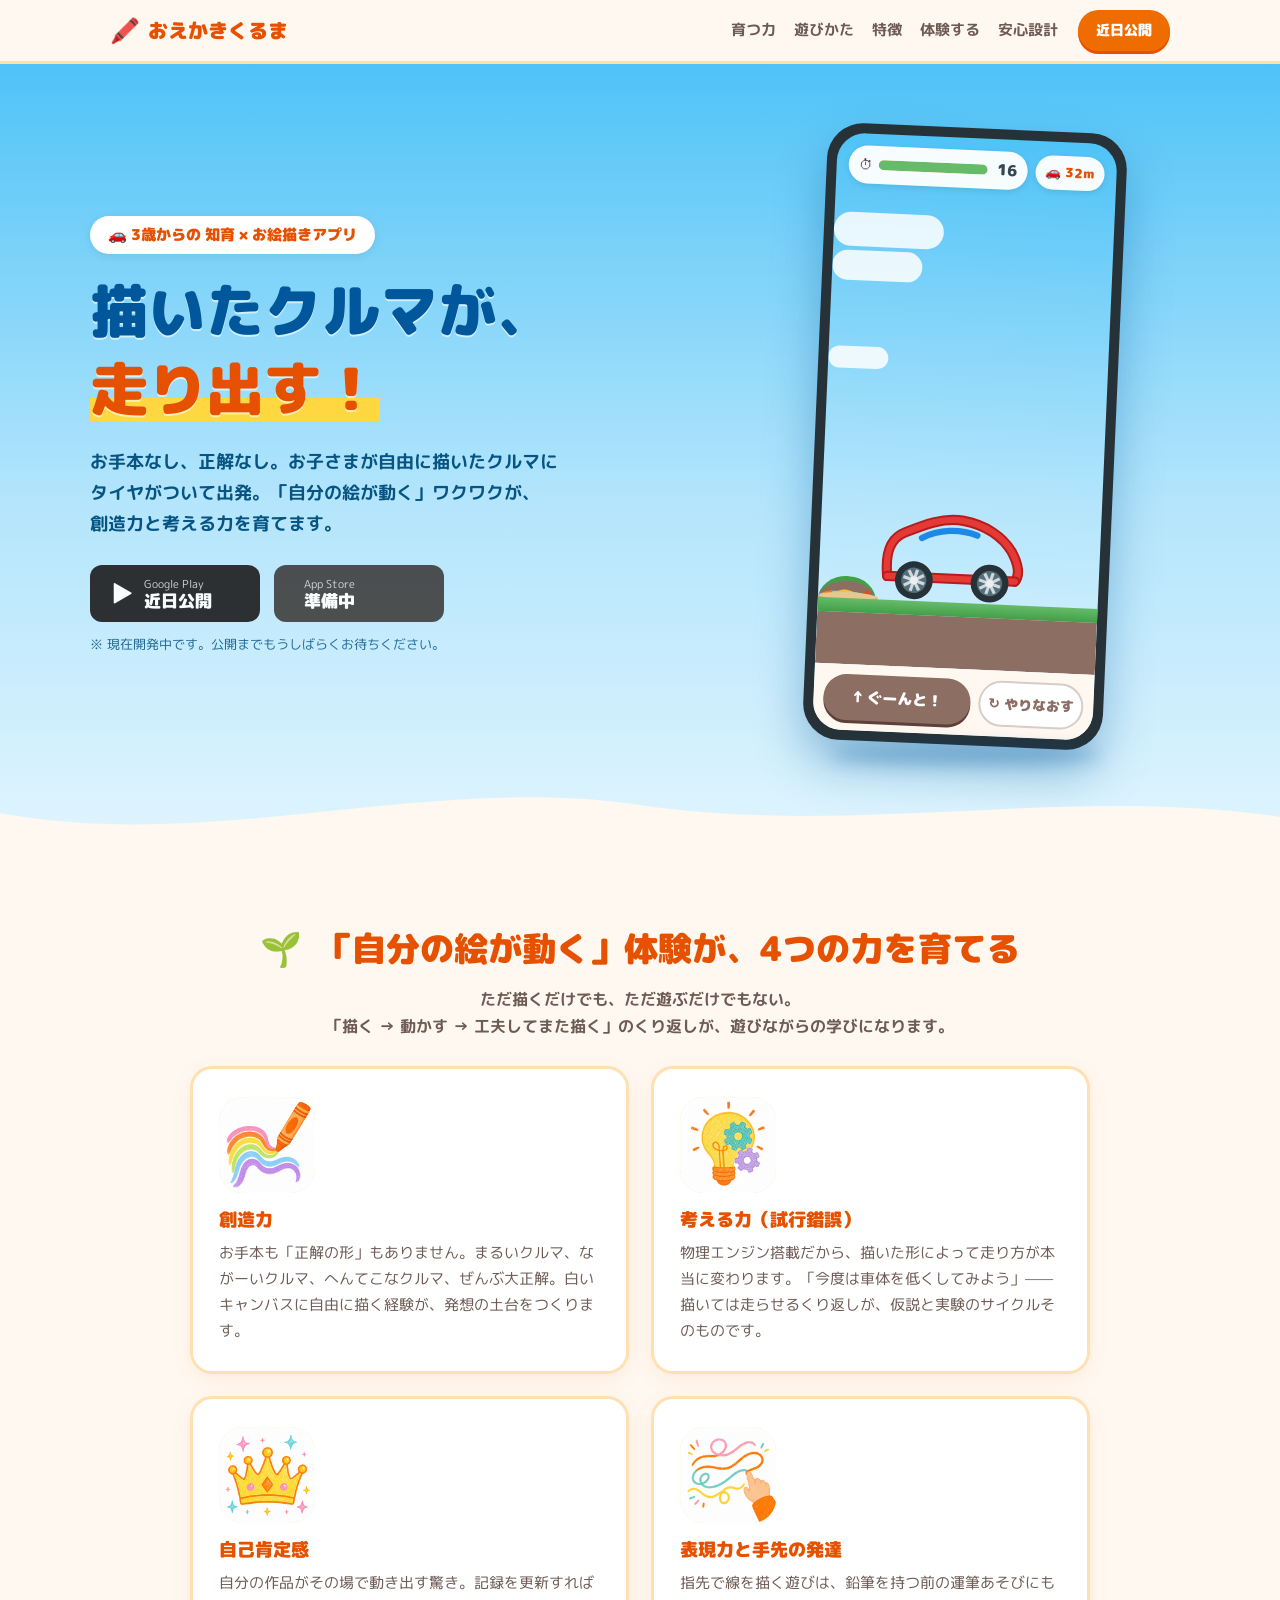
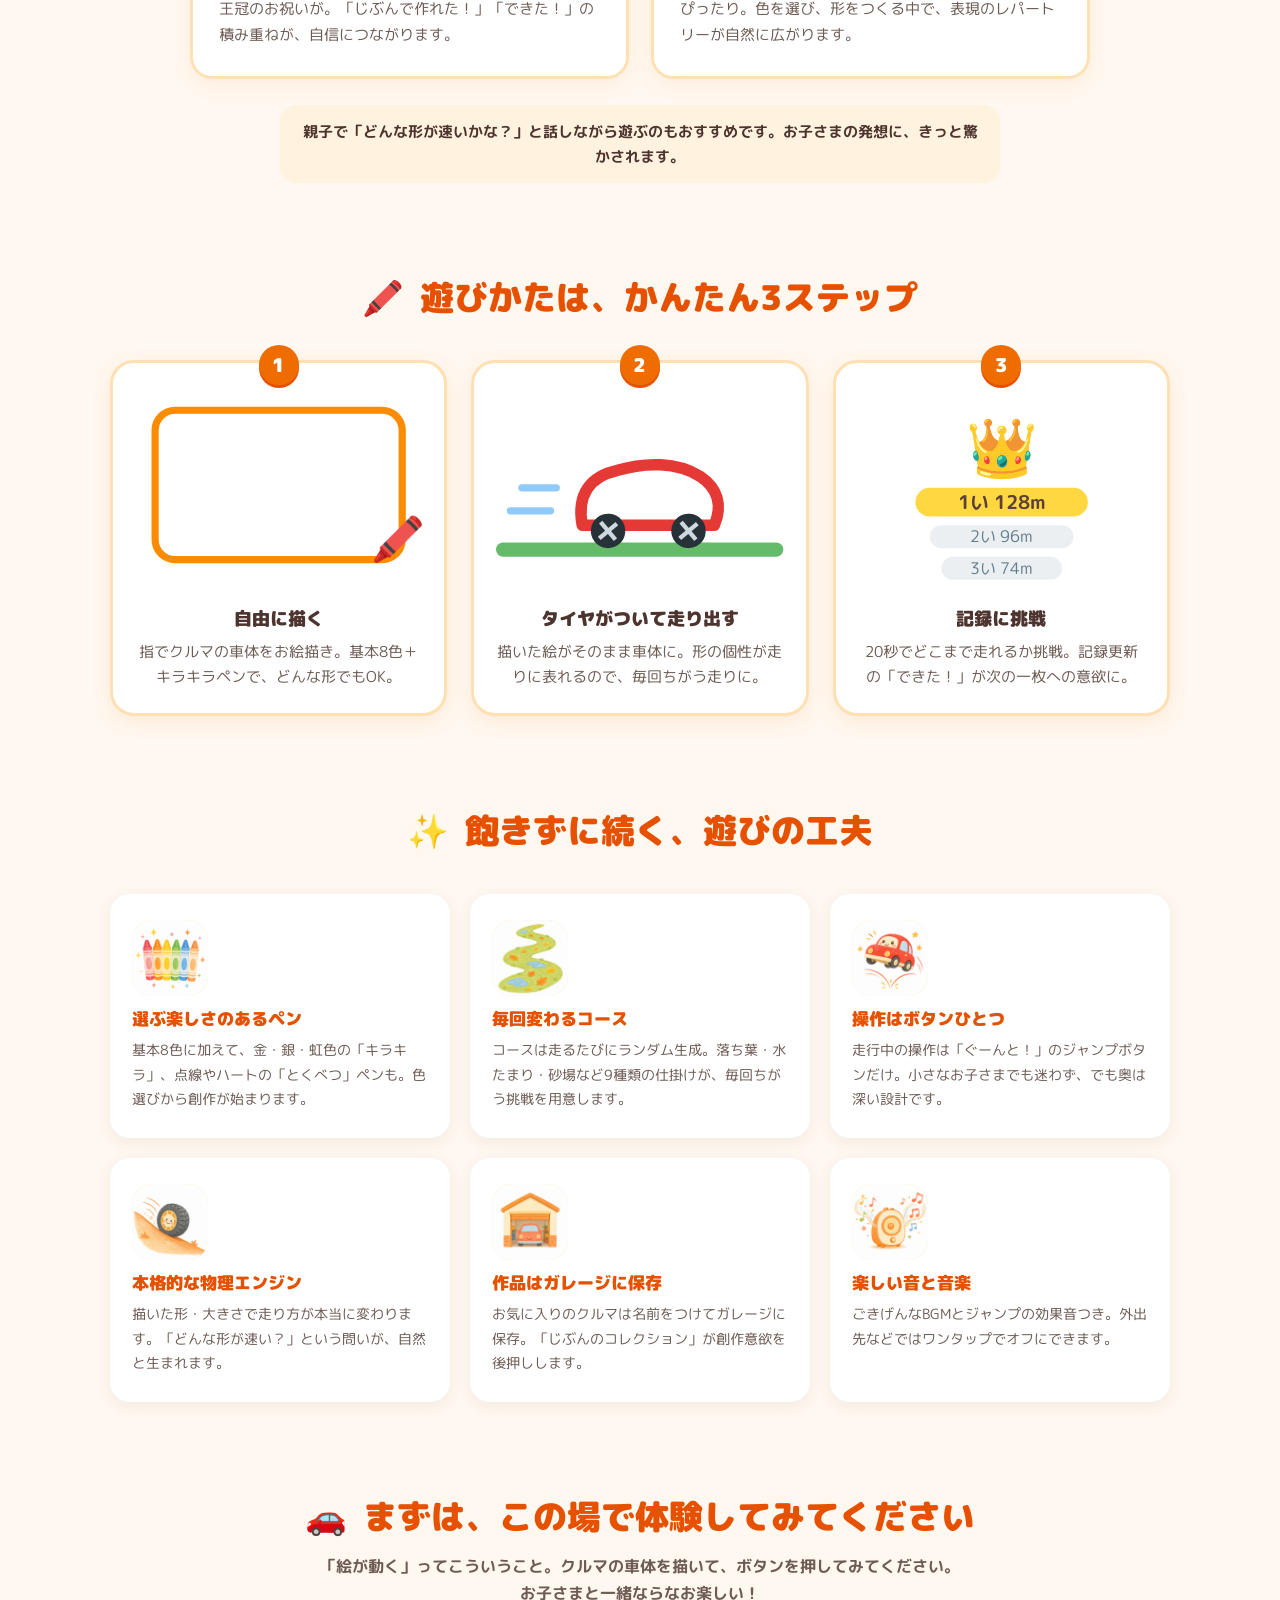
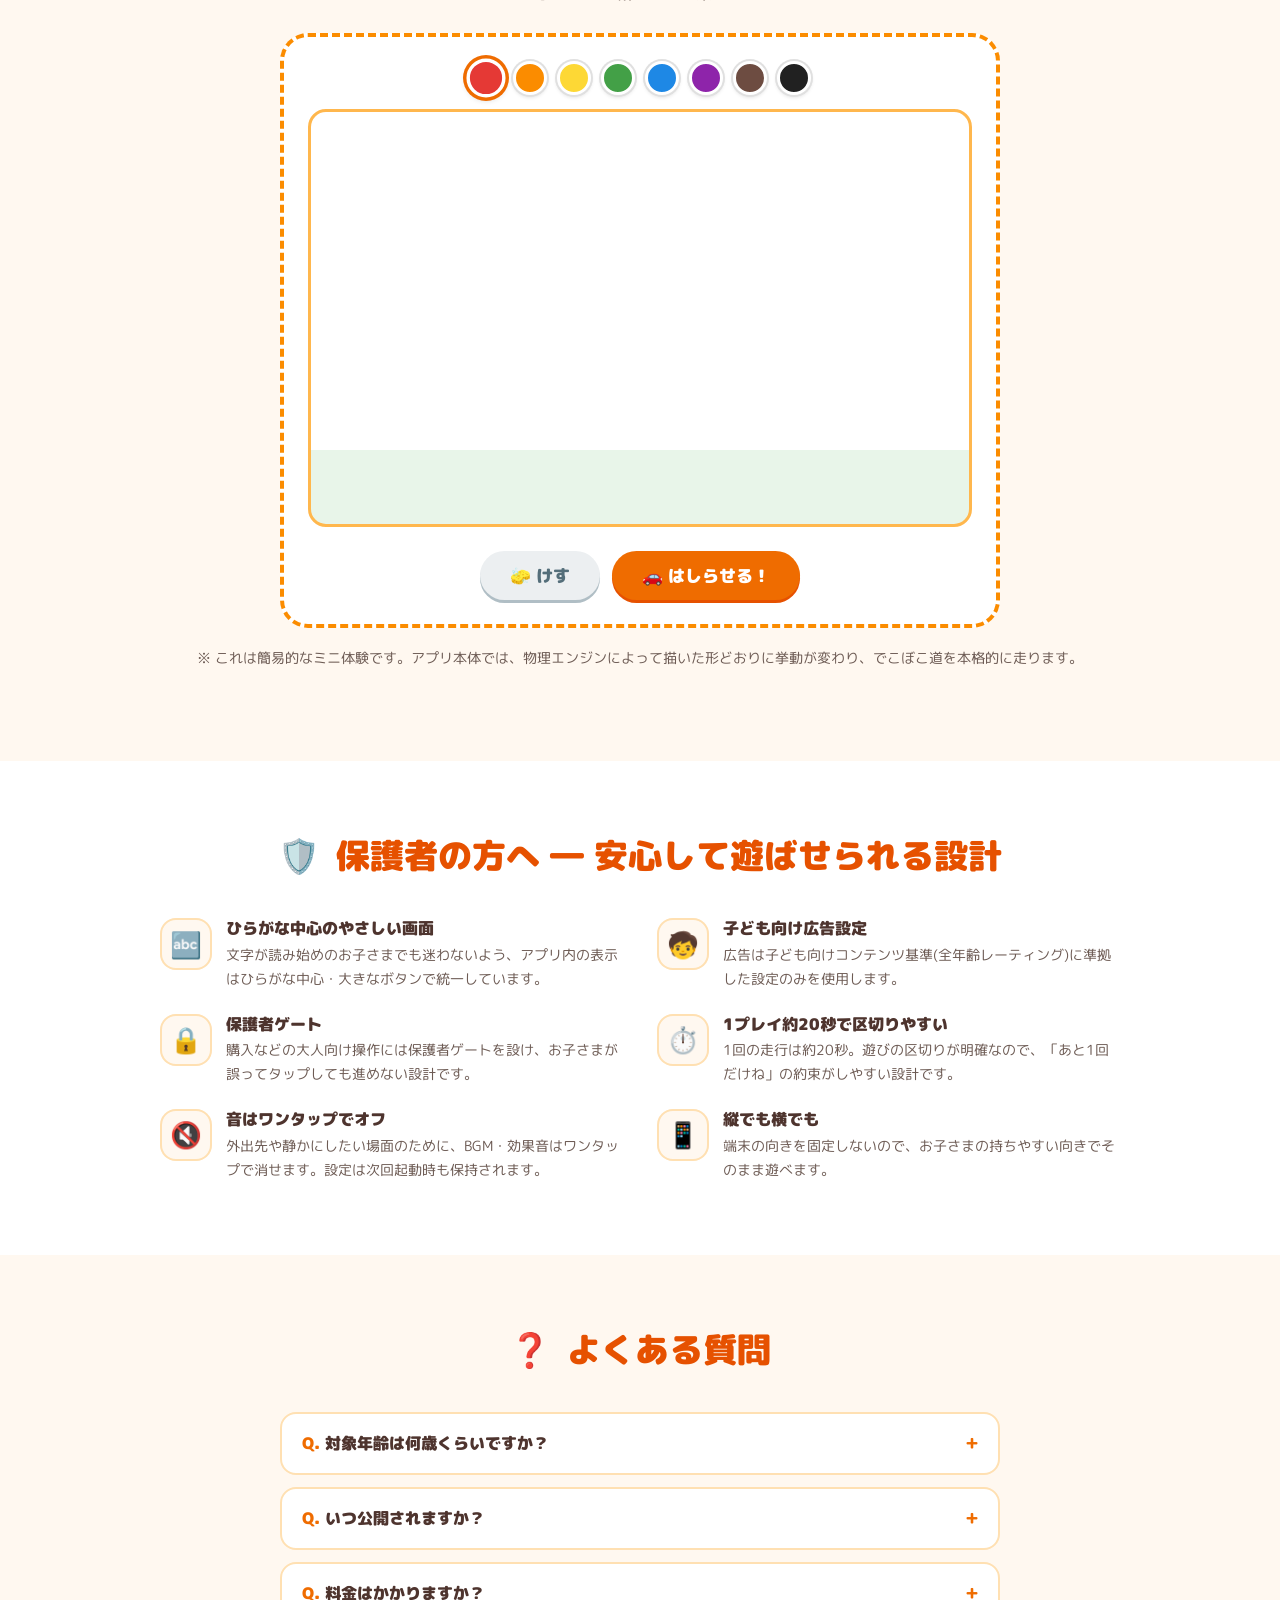
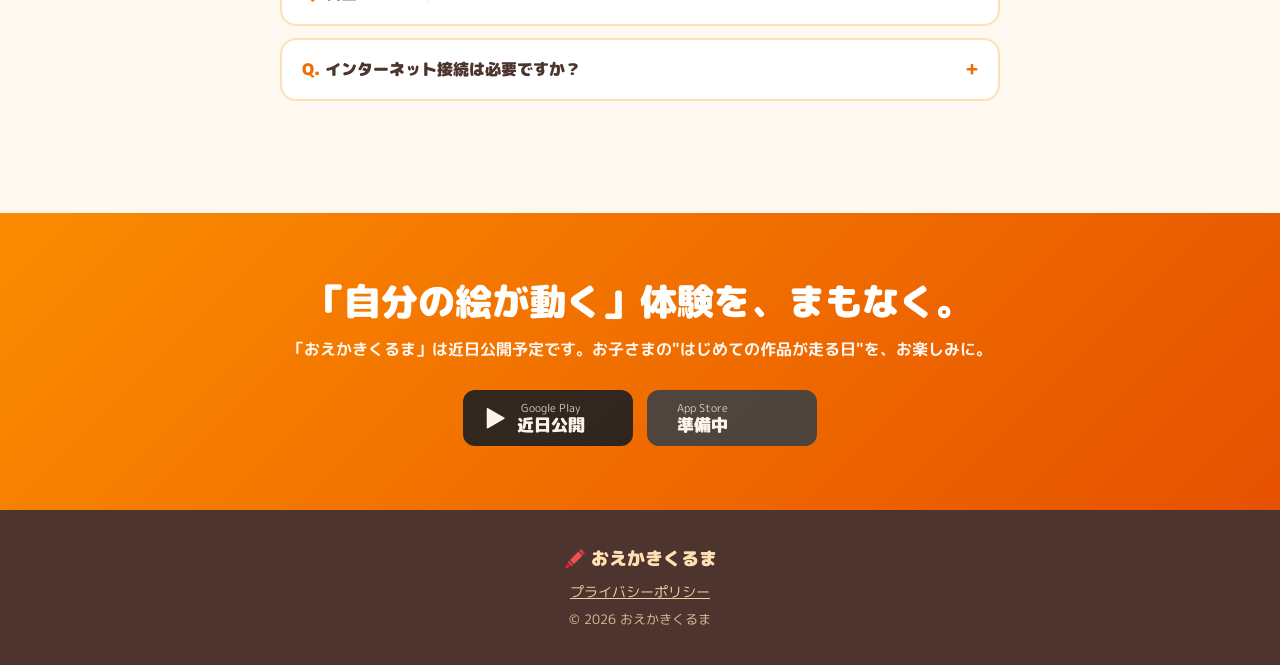
<file: index.html>
<!DOCTYPE html>
<html lang="ja">
<head>
<meta charset="UTF-8">
<meta name="viewport" content="width=device-width, initial-scale=1.0">
<title>おえかきくるま | 描いたクルマが、走り出す。創造力を育む知育お絵描きアプリ</title>
<meta name="description" content="お子さまが自由に描いたクルマに、タイヤがついて走り出す。「自分の絵が動く」体験を通して、創造力・考える力・自己肯定感を育む幼児向け知育アプリ。近日公開！">
<link rel="canonical" href="https://tomiapps.github.io/oekaki-kuruma/">
<meta property="og:title" content="おえかきくるま | 描いたクルマが、走り出す。">
<meta property="og:description" content="自由なお絵描きが、そのまま走るクルマに。創造力と考える力を育む幼児向け知育アプリ。近日公開！">
<meta property="og:type" content="website">
<meta property="og:url" content="https://tomiapps.github.io/oekaki-kuruma/">
<meta property="og:image" content="https://tomiapps.github.io/oekaki-kuruma/assets/og-image.png">
<meta property="og:image:width" content="1200">
<meta property="og:image:height" content="630">
<meta property="og:site_name" content="おえかきくるま">
<meta property="og:locale" content="ja_JP">
<meta name="twitter:card" content="summary_large_image">
<meta name="twitter:title" content="おえかきくるま | 描いたクルマが、走り出す。">
<meta name="twitter:description" content="自由なお絵描きが、そのまま走るクルマに。創造力と考える力を育む幼児向け知育アプリ。近日公開！">
<meta name="twitter:image" content="https://tomiapps.github.io/oekaki-kuruma/assets/og-image.png">
<link rel="icon" href="assets/favicon.svg" type="image/svg+xml">
<link rel="preconnect" href="https://fonts.googleapis.com">
<link rel="preconnect" href="https://fonts.gstatic.com" crossorigin>
<link href="https://fonts.googleapis.com/css2?family=M+PLUS+Rounded+1c:wght@400;700;900&display=swap" rel="stylesheet">
<link rel="stylesheet" href="css/style.css">
</head>
<body>

<header class="site-header">
  <div class="header-inner">
    <a class="logo" href="#top">
      <span class="logo-icon">🖍️</span>
      <span class="logo-text">おえかきくるま</span>
    </a>
    <nav class="nav">
      <a href="#growth">育つ力</a>
      <a href="#howto">遊びかた</a>
      <a href="#features">特徴</a>
      <a href="#demo">体験する</a>
      <a href="#parents">安心設計</a>
    </nav>
    <a class="header-cta" href="#cta">近日公開</a>
  </div>
</header>

<!-- ============ HERO ============ -->
<section class="hero" id="top">
  <div class="hero-inner">
    <div class="hero-copy">
      <p class="hero-badge">🚗 3歳からの 知育 × お絵描きアプリ</p>
      <h1 class="hero-title">
        描いたクルマが、<br>
        <span class="accent">走り出す！</span>
      </h1>
      <p class="hero-sub">
        お手本なし、正解なし。お子さまが自由に描いたクルマに<br>
        タイヤがついて出発。「自分の絵が動く」ワクワクが、<br>
        創造力と考える力を育てます。
      </p>
      <div class="store-badges">
        <div class="store-badge coming">
          <span class="store-icon">▶</span>
          <span class="store-text"><small>Google Play</small><strong>近日公開</strong></span>
        </div>
        <div class="store-badge coming soon2">
          <span class="store-icon"></span>
          <span class="store-text"><small>App Store</small><strong>準備中</strong></span>
        </div>
      </div>
      <p class="hero-note">※ 現在開発中です。公開までもうしばらくお待ちください。</p>
    </div>

    <!-- スマホモックアップ（ゲーム画面再現） -->
    <div class="hero-phone-wrap">
      <div class="phone">
        <div class="phone-screen">
          <div class="game-hud">
            <div class="timer-pill">
              <span class="timer-icon">⏱</span>
              <span class="timer-bar"><span class="timer-fill"></span></span>
              <span class="timer-num" id="timerNum">20</span>
            </div>
            <div class="dist-badge">🚗 <span id="distNum">0</span>m</div>
          </div>
          <div class="game-sky">
            <div class="cloud c1"></div>
            <div class="cloud c2"></div>
            <div class="cloud c3"></div>
            <!-- 地面の仕掛け(実ゲームの再現: コブ・水たまり・落ち葉・砂場) -->
            <div class="obstacle ob-bump"></div>
            <div class="obstacle ob-puddle"></div>
            <div class="obstacle ob-leaves"><i></i><i></i><i></i></div>
            <div class="obstacle ob-sand"></div>
            <div class="hero-car">
              <svg viewBox="0 0 220 150" width="100%" height="100%" aria-label="てがきのくるま">
                <!-- 手描き風の車体 -->
                <path class="car-body" d="M28 108 C24 78, 30 60, 48 52 C70 42, 96 30, 122 34 C150 38, 172 52, 184 70 C194 86, 196 100, 190 108"
                      fill="none" stroke="#B71C1C" stroke-width="13" stroke-linecap="round"/>
                <path class="car-body-in" d="M28 108 C24 78, 30 60, 48 52 C70 42, 96 30, 122 34 C150 38, 172 52, 184 70 C194 86, 196 100, 190 108"
                      fill="none" stroke="#E53935" stroke-width="8" stroke-linecap="round"/>
                <path d="M28 108 L190 108" stroke="#B71C1C" stroke-width="13" stroke-linecap="round"/>
                <path d="M28 108 L190 108" stroke="#E53935" stroke-width="8" stroke-linecap="round"/>
                <!-- まど -->
                <path d="M70 58 C90 46, 118 44, 140 52" fill="none" stroke="#1E88E5" stroke-width="8" stroke-linecap="round"/>
                <!-- 車輪(SMILで回転) -->
                <g transform="translate(62 112)">
                  <g>
                    <animateTransform attributeName="transform" type="rotate" from="0" to="360" dur="0.7s" repeatCount="indefinite"/>
                    <circle r="24" fill="#263238"/><circle r="16" fill="#546E7A"/>
                    <g stroke="#CFD8DC" stroke-width="4">
                      <line x1="-14" y1="0" x2="14" y2="0"/><line x1="0" y1="-14" x2="0" y2="14"/>
                      <line x1="-10" y1="-10" x2="10" y2="10"/><line x1="-10" y1="10" x2="10" y2="-10"/>
                    </g>
                    <circle r="5" fill="#ECEFF1"/>
                  </g>
                </g>
                <g transform="translate(158 112)">
                  <g>
                    <animateTransform attributeName="transform" type="rotate" from="0" to="360" dur="0.7s" repeatCount="indefinite"/>
                    <circle r="24" fill="#263238"/><circle r="16" fill="#546E7A"/>
                    <g stroke="#CFD8DC" stroke-width="4">
                      <line x1="-14" y1="0" x2="14" y2="0"/><line x1="0" y1="-14" x2="0" y2="14"/>
                      <line x1="-10" y1="-10" x2="10" y2="10"/><line x1="-10" y1="10" x2="10" y2="-10"/>
                    </g>
                    <circle r="5" fill="#ECEFF1"/>
                  </g>
                </g>
              </svg>
            </div>
            <div class="game-ground">
              <div class="grass"></div>
              <div class="soil"></div>
            </div>
          </div>
          <div class="game-buttons">
            <button class="jump-btn" type="button">↑ ぐーんと！</button>
            <span class="retry-btn">↻ やりなおす</span>
          </div>
        </div>
      </div>
      <div class="phone-shadow"></div>
    </div>
  </div>
  <div class="hero-wave"><svg viewBox="0 0 1440 90" preserveAspectRatio="none"><path d="M0,48 C240,88 480,8 720,40 C960,72 1200,20 1440,52 L1440,90 L0,90 Z" fill="#FFF8F0"/></svg></div>
</section>

<!-- ============ GROWTH ============ -->
<section class="section growth" id="growth">
  <h2 class="section-title"><span class="title-deco">🌱</span> 「自分の絵が動く」体験が、4つの力を育てる</h2>
  <p class="section-lead">ただ描くだけでも、ただ遊ぶだけでもない。<br>「描く → 動かす → 工夫してまた描く」のくり返しが、遊びながらの学びになります。</p>
  <div class="growth-grid">
    <div class="growth-card">
      <div class="growth-icon">
        <img src="assets/growth/creativity.png" alt="クレヨンが虹色の波線を描いているイラスト" loading="lazy">
      </div>
      <h3>創造力</h3>
      <p>お手本も「正解の形」もありません。まるいクルマ、ながーいクルマ、へんてこなクルマ、ぜんぶ大正解。白いキャンバスに自由に描く経験が、発想の土台をつくります。</p>
    </div>
    <div class="growth-card">
      <div class="growth-icon">
        <img src="assets/growth/thinking.png" alt="ひらめきの電球と歯車のイラスト" loading="lazy">
      </div>
      <h3>考える力（試行錯誤）</h3>
      <p>物理エンジン搭載だから、描いた形によって走り方が本当に変わります。「今度は車体を低くしてみよう」——描いては走らせるくり返しが、仮説と実験のサイクルそのものです。</p>
    </div>
    <div class="growth-card">
      <div class="growth-icon">
        <img src="assets/growth/confidence.png" alt="金の王冠ときらめきのイラスト" loading="lazy">
      </div>
      <h3>自己肯定感</h3>
      <p>自分の作品がその場で動き出す驚き。記録を更新すれば王冠のお祝いが。「じぶんで作れた！」「できた！」の積み重ねが、自信につながります。</p>
    </div>
    <div class="growth-card">
      <div class="growth-icon">
        <img src="assets/growth/expression.png" alt="子供の手が指先で色とりどりの線を描いているイラスト" loading="lazy">
      </div>
      <h3>表現力と手先の発達</h3>
      <p>指先で線を描く遊びは、鉛筆を持つ前の運筆あそびにもぴったり。色を選び、形をつくる中で、表現のレパートリーが自然に広がります。</p>
    </div>
  </div>
  <p class="growth-note">親子で「どんな形が速いかな？」と話しながら遊ぶのもおすすめです。お子さまの発想に、きっと驚かされます。</p>
</section>

<!-- ============ HOW TO ============ -->
<section class="section howto" id="howto">
  <h2 class="section-title"><span class="title-deco">🖍️</span> 遊びかたは、かんたん3ステップ</h2>
  <div class="steps">
    <div class="step-card">
      <div class="step-num">1</div>
      <div class="step-illust illust-draw">
        <svg viewBox="0 0 200 140" width="100%">
          <rect x="14" y="12" width="172" height="104" rx="14" fill="#fff" stroke="#FB8C00" stroke-width="5"/>
          <path class="draw-anim" d="M50 90 C46 66 58 54 76 50 C98 44 122 44 140 54 C154 62 158 76 152 90 L50 90"
                fill="none" stroke="#E53935" stroke-width="8" stroke-linecap="round" stroke-linejoin="round"/>
          <text x="164" y="112" font-size="30">🖍️</text>
        </svg>
      </div>
      <h3 class="step-title">自由に描く</h3>
      <p class="step-text">指でクルマの車体をお絵描き。基本8色＋キラキラペンで、どんな形でもOK。</p>
    </div>
    <div class="step-card">
      <div class="step-num">2</div>
      <div class="step-illust">
        <svg viewBox="0 0 200 140" width="100%">
          <rect x="0" y="104" width="200" height="10" rx="5" fill="#66BB6A"/>
          <g class="mini-car-move">
            <path d="M60 92 C56 70 66 58 84 54 C104 48 126 48 142 58 C154 66 158 78 152 92 L60 92" fill="none" stroke="#E53935" stroke-width="8" stroke-linecap="round" stroke-linejoin="round"/>
            <g transform="translate(78 96)"><g><animateTransform attributeName="transform" type="rotate" from="0" to="360" dur="0.6s" repeatCount="indefinite"/><circle r="12" fill="#263238"/><line x1="-8" y1="0" x2="8" y2="0" stroke="#CFD8DC" stroke-width="3"/><line x1="0" y1="-8" x2="0" y2="8" stroke="#CFD8DC" stroke-width="3"/></g></g>
            <g transform="translate(134 96)"><g><animateTransform attributeName="transform" type="rotate" from="0" to="360" dur="0.6s" repeatCount="indefinite"/><circle r="12" fill="#263238"/><line x1="-8" y1="0" x2="8" y2="0" stroke="#CFD8DC" stroke-width="3"/><line x1="0" y1="-8" x2="0" y2="8" stroke="#CFD8DC" stroke-width="3"/></g></g>
          </g>
          <g stroke="#90CAF9" stroke-width="5" stroke-linecap="round">
            <line x1="18" y1="66" x2="42" y2="66"/><line x1="10" y1="82" x2="38" y2="82"/>
          </g>
        </svg>
      </div>
      <h3 class="step-title">タイヤがついて走り出す</h3>
      <p class="step-text">描いた絵がそのまま車体に。形の個性が走りに表れるので、毎回ちがう走りに。</p>
    </div>
    <div class="step-card">
      <div class="step-num">3</div>
      <div class="step-illust">
        <svg viewBox="0 0 200 140" width="100%">
          <text x="100" y="52" text-anchor="middle" font-size="40" class="crown-bounce">👑</text>
          <rect x="40" y="66" width="120" height="20" rx="10" fill="#FFD740"/>
          <text x="100" y="81" text-anchor="middle" font-size="13" font-weight="bold" fill="#5D4037">1い 128m</text>
          <rect x="50" y="92" width="100" height="16" rx="8" fill="#ECEFF1"/>
          <text x="100" y="104" text-anchor="middle" font-size="11" fill="#607D8B">2い 96m</text>
          <rect x="58" y="114" width="84" height="16" rx="8" fill="#ECEFF1"/>
          <text x="100" y="126" text-anchor="middle" font-size="11" fill="#607D8B">3い 74m</text>
        </svg>
      </div>
      <h3 class="step-title">記録に挑戦</h3>
      <p class="step-text">20秒でどこまで走れるか挑戦。記録更新の「できた！」が次の一枚への意欲に。</p>
    </div>
  </div>
</section>

<!-- ============ FEATURES ============ -->
<section class="section features" id="features">
  <h2 class="section-title"><span class="title-deco">✨</span> 飽きずに続く、遊びの工夫</h2>
  <div class="feature-grid">
    <div class="feature-card">
      <div class="feature-icon"><img src="assets/features/pens.png" alt="カラフルなクレヨンのイラスト" loading="lazy"></div>
      <h3>選ぶ楽しさのあるペン</h3>
      <p>基本8色に加えて、金・銀・虹色の「キラキラ」、点線やハートの「とくべつ」ペンも。色選びから創作が始まります。</p>
    </div>
    <div class="feature-card">
      <div class="feature-icon"><img src="assets/features/course.png" alt="水たまりや落ち葉のある曲がりくねった道のイラスト" loading="lazy"></div>
      <h3>毎回変わるコース</h3>
      <p>コースは走るたびにランダム生成。落ち葉・水たまり・砂場など9種類の仕掛けが、毎回ちがう挑戦を用意します。</p>
    </div>
    <div class="feature-card">
      <div class="feature-icon"><img src="assets/features/jump.png" alt="ぴょんとジャンプする赤い車のイラスト" loading="lazy"></div>
      <h3>操作はボタンひとつ</h3>
      <p>走行中の操作は「ぐーんと！」のジャンプボタンだけ。小さなお子さまでも迷わず、でも奥は深い設計です。</p>
    </div>
    <div class="feature-card">
      <div class="feature-icon"><img src="assets/features/physics.png" alt="坂道を転がるタイヤのイラスト" loading="lazy"></div>
      <h3>本格的な物理エンジン</h3>
      <p>描いた形・大きさで走り方が本当に変わります。「どんな形が速い？」という問いが、自然と生まれます。</p>
    </div>
    <div class="feature-card">
      <div class="feature-icon"><img src="assets/features/garage.png" alt="ガレージに停まったかわいい車のイラスト" loading="lazy"></div>
      <h3>作品はガレージに保存</h3>
      <p>お気に入りのクルマは名前をつけてガレージに保存。「じぶんのコレクション」が創作意欲を後押しします。</p>
    </div>
    <div class="feature-card">
      <div class="feature-icon"><img src="assets/features/music.png" alt="スピーカーと音符のイラスト" loading="lazy"></div>
      <h3>楽しい音と音楽</h3>
      <p>ごきげんなBGMとジャンプの効果音つき。外出先などではワンタップでオフにできます。</p>
    </div>
  </div>
</section>

<!-- ============ DEMO ============ -->
<section class="section demo" id="demo">
  <h2 class="section-title"><span class="title-deco">🚗</span> まずは、この場で体験してみてください</h2>
  <p class="section-lead">「絵が動く」ってこういうこと。クルマの車体を描いて、ボタンを押してみてください。<br>お子さまと一緒ならなお楽しい！</p>
  <div class="demo-box">
    <div class="demo-draw" id="demoDraw">
      <div class="palette" id="palette"></div>
      <canvas id="drawCanvas" width="640" height="400"></canvas>
      <div class="demo-controls">
        <button class="btn-clear" id="btnClear" type="button">🧽 けす</button>
        <button class="btn-go" id="btnGo" type="button">🚗 はしらせる！</button>
      </div>
    </div>
    <div class="demo-run" id="demoRun" hidden>
      <div class="run-stage" id="runStage">
        <div class="run-clouds"><span>☁️</span><span>☁️</span></div>
        <div class="run-car" id="runCar"></div>
        <div class="run-grass"></div>
        <div class="run-soil"></div>
        <div class="run-goal" id="runGoal" hidden>🎉 ゴール！ 🎉</div>
      </div>
      <div class="demo-controls">
        <button class="btn-clear" id="btnBack" type="button">🖍️ かきなおす</button>
        <button class="btn-go" id="btnAgain" type="button">↻ もういちど</button>
      </div>
    </div>
  </div>
  <p class="demo-note">※ これは簡易的なミニ体験です。アプリ本体では、物理エンジンによって描いた形どおりに挙動が変わり、でこぼこ道を本格的に走ります。</p>
</section>

<!-- ============ PARENTS ============ -->
<section class="section parents" id="parents">
  <h2 class="section-title"><span class="title-deco">🛡️</span> 保護者の方へ ― 安心して遊ばせられる設計</h2>
  <div class="parents-grid">
    <div class="parent-item">
      <span class="parent-icon">🔤</span>
      <div><h3>ひらがな中心のやさしい画面</h3><p>文字が読み始めのお子さまでも迷わないよう、アプリ内の表示はひらがな中心・大きなボタンで統一しています。</p></div>
    </div>
    <div class="parent-item">
      <span class="parent-icon">🧒</span>
      <div><h3>子ども向け広告設定</h3><p>広告は子ども向けコンテンツ基準(全年齢レーティング)に準拠した設定のみを使用します。</p></div>
    </div>
    <div class="parent-item">
      <span class="parent-icon">🔒</span>
      <div><h3>保護者ゲート</h3><p>購入などの大人向け操作には保護者ゲートを設け、お子さまが誤ってタップしても進めない設計です。</p></div>
    </div>
    <div class="parent-item">
      <span class="parent-icon">⏱️</span>
      <div><h3>1プレイ約20秒で区切りやすい</h3><p>1回の走行は約20秒。遊びの区切りが明確なので、「あと1回だけね」の約束がしやすい設計です。</p></div>
    </div>
    <div class="parent-item">
      <span class="parent-icon">🔇</span>
      <div><h3>音はワンタップでオフ</h3><p>外出先や静かにしたい場面のために、BGM・効果音はワンタップで消せます。設定は次回起動時も保持されます。</p></div>
    </div>
    <div class="parent-item">
      <span class="parent-icon">📱</span>
      <div><h3>縦でも横でも</h3><p>端末の向きを固定しないので、お子さまの持ちやすい向きでそのまま遊べます。</p></div>
    </div>
  </div>
</section>

<!-- ============ FAQ ============ -->
<section class="section faq">
  <h2 class="section-title"><span class="title-deco">❓</span> よくある質問</h2>
  <div class="faq-list">
    <details>
      <summary>対象年齢は何歳くらいですか？</summary>
      <p>3歳前後の幼児〜未就学児を主な対象に設計しています。お絵描きができれば遊べるので、もっと小さいお子さまでも保護者の方と一緒に楽しめます。</p>
    </details>
    <details>
      <summary>いつ公開されますか？</summary>
      <p>現在開発の最終段階です。まずは Android (Google Play) から公開し、iOS 版は後日対応予定です。</p>
    </details>
    <details>
      <summary>料金はかかりますか？</summary>
      <p>基本プレイは無料の予定です。ガレージへの保存台数を増やす買い切りオプションを予定しています(月額課金はありません)。</p>
    </details>
    <details>
      <summary>インターネット接続は必要ですか？</summary>
      <p>お絵描きもレースも端末内で動くため、オフラインでも遊べます。</p>
    </details>
  </div>
</section>

<!-- ============ CTA ============ -->
<section class="cta" id="cta">
  <div class="cta-inner">
    <h2>「自分の絵が動く」体験を、まもなく。</h2>
    <p>「おえかきくるま」は近日公開予定です。お子さまの"はじめての作品が走る日"を、お楽しみに。</p>
    <div class="store-badges center">
      <div class="store-badge coming">
        <span class="store-icon">▶</span>
        <span class="store-text"><small>Google Play</small><strong>近日公開</strong></span>
      </div>
      <div class="store-badge coming soon2">
        <span class="store-icon"></span>
        <span class="store-text"><small>App Store</small><strong>準備中</strong></span>
      </div>
    </div>
  </div>
</section>

<footer class="site-footer">
  <p class="footer-logo">🖍️ おえかきくるま</p>
  <p class="footer-links"><a href="privacy.html">プライバシーポリシー</a></p>
  <p class="footer-copy">&copy; 2026 おえかきくるま</p>
</footer>

<script src="js/main.js"></script>
<script type="application/ld+json">
{
  "@context": "https://schema.org",
  "@graph": [
    {
      "@type": "SoftwareApplication",
      "name": "おえかきくるま",
      "description": "お子さまが自由に描いたクルマに、タイヤがついて走り出す。創造力・考える力・自己肯定感を育む幼児向け知育お絵描きアプリ。",
      "url": "https://tomiapps.github.io/oekaki-kuruma/",
      "image": "https://tomiapps.github.io/oekaki-kuruma/assets/og-image.png",
      "applicationCategory": "EducationalApplication",
      "operatingSystem": "Android",
      "inLanguage": "ja",
      "offers": { "@type": "Offer", "price": "0", "priceCurrency": "JPY" },
      "audience": { "@type": "PeopleAudience", "suggestedMinAge": 3 },
      "author": { "@type": "Organization", "name": "tomiapps" }
    },
    {
      "@type": "FAQPage",
      "mainEntity": [
        {
          "@type": "Question",
          "name": "対象年齢は何歳くらいですか？",
          "acceptedAnswer": {
            "@type": "Answer",
            "text": "3歳前後の幼児〜未就学児を主な対象に設計しています。お絵描きができれば遊べるので、もっと小さいお子さまでも保護者の方と一緒に楽しめます。"
          }
        },
        {
          "@type": "Question",
          "name": "いつ公開されますか？",
          "acceptedAnswer": {
            "@type": "Answer",
            "text": "現在開発の最終段階です。まずは Android (Google Play) から公開し、iOS 版は後日対応予定です。"
          }
        },
        {
          "@type": "Question",
          "name": "料金はかかりますか？",
          "acceptedAnswer": {
            "@type": "Answer",
            "text": "基本プレイは無料の予定です。ガレージへの保存台数を増やす買い切りオプションを予定しています(月額課金はありません)。"
          }
        },
        {
          "@type": "Question",
          "name": "インターネット接続は必要ですか？",
          "acceptedAnswer": {
            "@type": "Answer",
            "text": "お絵描きもレースも端末内で動くため、オフラインでも遊べます。"
          }
        }
      ]
    }
  ]
}
</script>
</body>
</html>
</file>
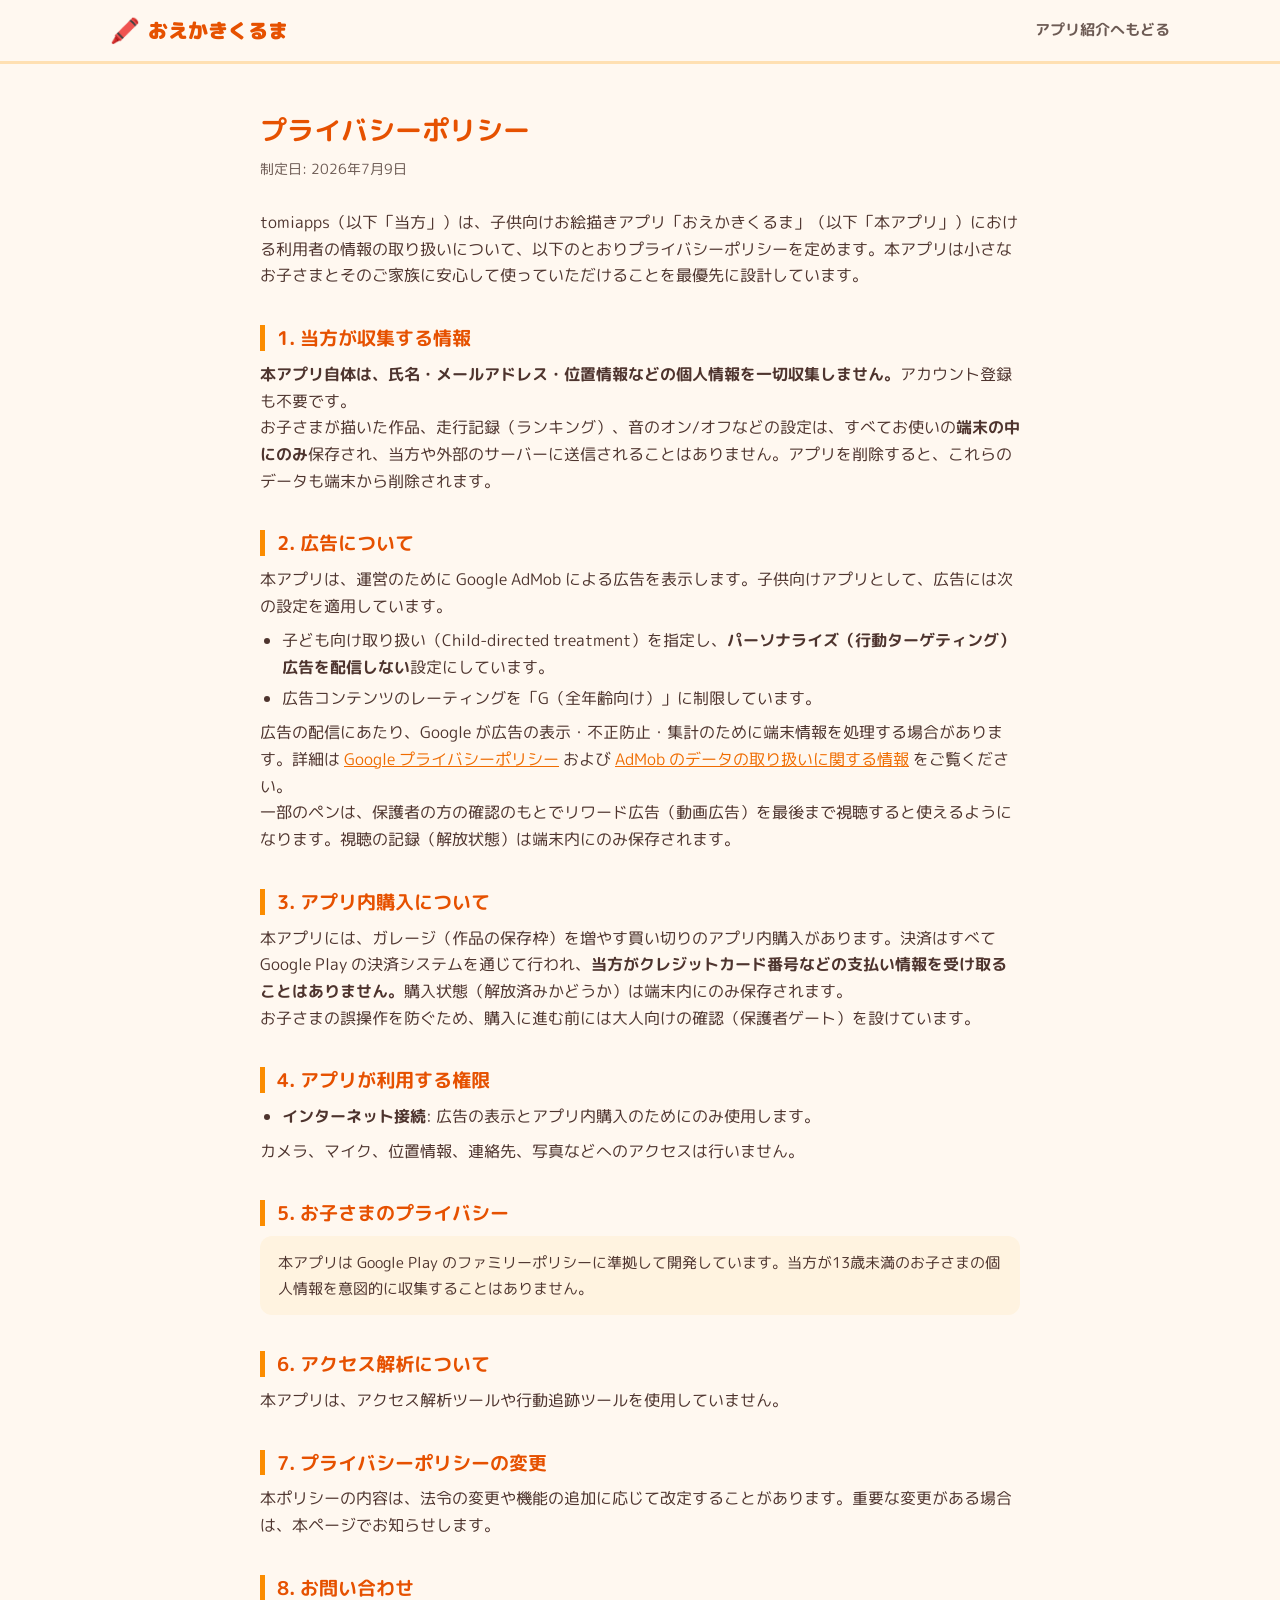
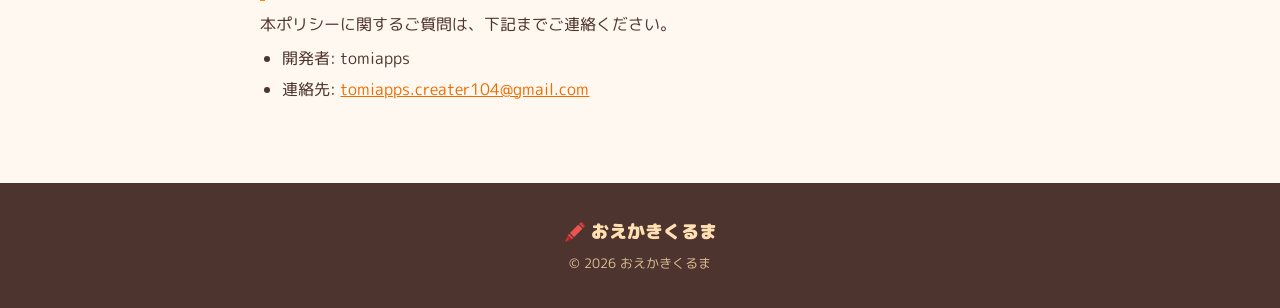
<file: privacy.html>
<!DOCTYPE html>
<html lang="ja">
<head>
<meta charset="UTF-8">
<meta name="viewport" content="width=device-width, initial-scale=1.0">
<title>プライバシーポリシー | おえかきくるま</title>
<meta name="description" content="子供向けお絵描きアプリ「おえかきくるま」のプライバシーポリシー。個人情報は収集せず、作品や記録はすべて端末内にのみ保存されます。">
<link rel="canonical" href="https://tomiapps.github.io/oekaki-kuruma/privacy.html">
<link rel="icon" href="assets/favicon.svg" type="image/svg+xml">
<link rel="preconnect" href="https://fonts.googleapis.com">
<link rel="preconnect" href="https://fonts.gstatic.com" crossorigin>
<link href="https://fonts.googleapis.com/css2?family=M+PLUS+Rounded+1c:wght@400;700;900&display=swap" rel="stylesheet">
<link rel="stylesheet" href="css/style.css">
<style>
  .legal {
    max-width: 800px;
    margin: 0 auto;
    padding: 48px 20px 72px;
  }
  .legal h1 {
    font-size: 1.7rem;
    color: var(--orange-deep);
    margin-bottom: 8px;
  }
  .legal .legal-date {
    color: var(--ink-soft);
    font-size: 0.9rem;
    margin-bottom: 28px;
  }
  .legal h2 {
    font-size: 1.2rem;
    color: var(--orange-deep);
    margin: 36px 0 10px;
    padding-left: 12px;
    border-left: 5px solid var(--orange-light);
  }
  .legal p, .legal li {
    color: var(--ink);
    font-size: 0.98rem;
  }
  .legal ul {
    padding-left: 1.4em;
    margin: 8px 0;
  }
  .legal li { margin: 4px 0; }
  .legal a.text-link {
    color: var(--orange);
    text-decoration: underline;
    word-break: break-all;
  }
  .legal .legal-note {
    background: #FFF3E0;
    border-radius: 12px;
    padding: 14px 18px;
    margin: 10px 0;
    font-size: 0.93rem;
  }
</style>
</head>
<body>

<header class="site-header">
  <div class="header-inner">
    <a class="logo" href="./">
      <span class="logo-icon">🖍️</span>
      <span class="logo-text">おえかきくるま</span>
    </a>
    <nav class="nav">
      <a href="./">アプリ紹介へもどる</a>
    </nav>
  </div>
</header>

<main class="legal">
  <h1>プライバシーポリシー</h1>
  <p class="legal-date">制定日: 2026年7月9日</p>

  <p>tomiapps（以下「当方」）は、子供向けお絵描きアプリ「おえかきくるま」（以下「本アプリ」）における利用者の情報の取り扱いについて、以下のとおりプライバシーポリシーを定めます。本アプリは小さなお子さまとそのご家族に安心して使っていただけることを最優先に設計しています。</p>

  <h2>1. 当方が収集する情報</h2>
  <p><strong>本アプリ自体は、氏名・メールアドレス・位置情報などの個人情報を一切収集しません。</strong>アカウント登録も不要です。</p>
  <p>お子さまが描いた作品、走行記録（ランキング）、音のオン/オフなどの設定は、すべてお使いの<strong>端末の中にのみ</strong>保存され、当方や外部のサーバーに送信されることはありません。アプリを削除すると、これらのデータも端末から削除されます。</p>

  <h2>2. 広告について</h2>
  <p>本アプリは、運営のために Google AdMob による広告を表示します。子供向けアプリとして、広告には次の設定を適用しています。</p>
  <ul>
    <li>子ども向け取り扱い（Child-directed treatment）を指定し、<strong>パーソナライズ（行動ターゲティング）広告を配信しない</strong>設定にしています。</li>
    <li>広告コンテンツのレーティングを「G（全年齢向け）」に制限しています。</li>
  </ul>
  <p>広告の配信にあたり、Google が広告の表示・不正防止・集計のために端末情報を処理する場合があります。詳細は <a class="text-link" href="https://policies.google.com/privacy?hl=ja" target="_blank" rel="noopener">Google プライバシーポリシー</a> および <a class="text-link" href="https://support.google.com/admob/answer/6128543?hl=ja" target="_blank" rel="noopener">AdMob のデータの取り扱いに関する情報</a> をご覧ください。</p>
  <p>一部のペンは、保護者の方の確認のもとでリワード広告（動画広告）を最後まで視聴すると使えるようになります。視聴の記録（解放状態）は端末内にのみ保存されます。</p>

  <h2>3. アプリ内購入について</h2>
  <p>本アプリには、ガレージ（作品の保存枠）を増やす買い切りのアプリ内購入があります。決済はすべて Google Play の決済システムを通じて行われ、<strong>当方がクレジットカード番号などの支払い情報を受け取ることはありません。</strong>購入状態（解放済みかどうか）は端末内にのみ保存されます。</p>
  <p>お子さまの誤操作を防ぐため、購入に進む前には大人向けの確認（保護者ゲート）を設けています。</p>

  <h2>4. アプリが利用する権限</h2>
  <ul>
    <li><strong>インターネット接続</strong>: 広告の表示とアプリ内購入のためにのみ使用します。</li>
  </ul>
  <p>カメラ、マイク、位置情報、連絡先、写真などへのアクセスは行いません。</p>

  <h2>5. お子さまのプライバシー</h2>
  <div class="legal-note">
    本アプリは Google Play のファミリーポリシーに準拠して開発しています。当方が13歳未満のお子さまの個人情報を意図的に収集することはありません。
  </div>

  <h2>6. アクセス解析について</h2>
  <p>本アプリは、アクセス解析ツールや行動追跡ツールを使用していません。</p>

  <h2>7. プライバシーポリシーの変更</h2>
  <p>本ポリシーの内容は、法令の変更や機能の追加に応じて改定することがあります。重要な変更がある場合は、本ページでお知らせします。</p>

  <h2>8. お問い合わせ</h2>
  <p>本ポリシーに関するご質問は、下記までご連絡ください。</p>
  <ul>
    <li>開発者: tomiapps</li>
    <li>連絡先: <a class="text-link" href="mailto:tomiapps.creater104@gmail.com">tomiapps.creater104@gmail.com</a></li>
  </ul>
</main>

<footer class="site-footer">
  <p class="footer-logo">🖍️ おえかきくるま</p>
  <p class="footer-copy">&copy; 2026 おえかきくるま</p>
</footer>

</body>
</html>
</file>
<file: css/style.css>
/* ============================================================
   おえかきくるま LP
   カラー: アプリ本体のテーマを踏襲
   - オレンジ: #EF6C00 / #E65100 / #FB8C00
   - 空:      #4FC3F7 → #B3E5FC → #E1F5FE
   - 芝生:    #66BB6A / #43A047  土: #8D6E63
   - 金:      #FFD740
   ============================================================ */

* { margin: 0; padding: 0; box-sizing: border-box; }

/* hidden属性はどのdisplay指定よりも優先して非表示にする */
[hidden] { display: none !important; }

:root {
  --orange: #EF6C00;
  --orange-deep: #E65100;
  --orange-light: #FB8C00;
  --cream: #FFF8F0;
  --ink: #4E342E;
  --ink-soft: #6D5B54;
  --sky-top: #4FC3F7;
  --sky-mid: #B3E5FC;
  --sky-btm: #E1F5FE;
  --grass: #66BB6A;
  --grass-deep: #43A047;
  --soil: #8D6E63;
  --gold: #FFD740;
}

html { scroll-behavior: smooth; }

body {
  font-family: 'M PLUS Rounded 1c', 'Hiragino Maru Gothic ProN', 'BIZ UDGothic', 'Yu Gothic', sans-serif;
  color: var(--ink);
  background: var(--cream);
  line-height: 1.7;
  overflow-x: hidden;
}

img, svg { max-width: 100%; display: block; }
a { color: inherit; text-decoration: none; }
h1, h2, h3 { line-height: 1.35; }

/* ---------------- Header ---------------- */
.site-header {
  position: sticky; top: 0; z-index: 100;
  background: rgba(255, 248, 240, 0.92);
  backdrop-filter: blur(8px);
  border-bottom: 3px solid #FFE0B2;
}
.header-inner {
  max-width: 1100px; margin: 0 auto; padding: 10px 20px;
  display: flex; align-items: center; gap: 20px;
}
.logo { display: flex; align-items: center; gap: 8px; font-weight: 900; font-size: 1.25rem; color: var(--orange-deep); }
.logo-icon { font-size: 1.5rem; }
.nav { display: flex; gap: 18px; margin-left: auto; font-weight: 700; font-size: 0.95rem; color: var(--ink-soft); }
.nav a:hover { color: var(--orange); }
.header-cta {
  background: var(--orange); color: #fff; font-weight: 900;
  padding: 8px 18px; border-radius: 999px; font-size: 0.9rem;
  box-shadow: 0 3px 0 var(--orange-deep);
  transition: transform 0.15s;
}
.header-cta:hover { transform: translateY(-2px); }

/* ---------------- Hero ---------------- */
.hero {
  position: relative;
  background: linear-gradient(180deg, var(--sky-top) 0%, var(--sky-mid) 55%, var(--sky-btm) 100%);
  padding: 64px 20px 110px;
}
.hero-inner {
  max-width: 1100px; margin: 0 auto;
  display: grid; grid-template-columns: 1.15fr 0.85fr; gap: 40px; align-items: center;
}
.hero-badge {
  display: inline-block;
  background: #fff; color: var(--orange-deep); font-weight: 900;
  padding: 6px 18px; border-radius: 999px; font-size: 0.95rem;
  box-shadow: 0 2px 10px rgba(0,0,0,0.08);
  margin-bottom: 18px;
}
.hero-title {
  font-size: clamp(2.2rem, 5.2vw, 3.6rem);
  font-weight: 900; color: #01579B;
  text-shadow: 0 2px 0 rgba(255,255,255,0.6);
  margin-bottom: 18px;
}
.hero-title .accent {
  color: var(--orange-deep);
  background: linear-gradient(transparent 62%, var(--gold) 62%, var(--gold) 92%, transparent 92%);
}
.hero-sub {
  font-size: clamp(1rem, 2vw, 1.15rem); font-weight: 700; color: #075482;
  margin-bottom: 26px;
}
.hero-note { font-size: 0.8rem; color: #075482; margin-top: 12px; opacity: 0.85; }

/* ストアバッジ */
.store-badges { display: flex; gap: 14px; flex-wrap: wrap; }
.store-badges.center { justify-content: center; }
.store-badge {
  display: flex; align-items: center; gap: 10px;
  background: #212121; color: #fff;
  border-radius: 12px; padding: 8px 20px;
  min-width: 170px;
}
.store-badge .store-icon { font-size: 1.5rem; }
.store-badge .store-text { display: flex; flex-direction: column; line-height: 1.25; }
.store-badge small { font-size: 0.68rem; opacity: 0.8; }
.store-badge strong { font-size: 1.05rem; font-weight: 900; }
.store-badge.coming { opacity: 0.92; }
.store-badge.soon2 { background: #424242; }

/* スマホモックアップ */
.hero-phone-wrap { position: relative; display: flex; justify-content: center; }
.phone {
  width: min(300px, 78vw); aspect-ratio: 9 / 18.5;
  background: #263238; border-radius: 36px; padding: 10px;
  box-shadow: 0 24px 48px rgba(1, 87, 155, 0.35);
  transform: rotate(2.5deg);
}
.phone-screen {
  width: 100%; height: 100%; border-radius: 28px; overflow: hidden;
  background: linear-gradient(180deg, var(--sky-top), var(--sky-mid) 60%, var(--sky-btm));
  display: flex; flex-direction: column; position: relative;
}
.phone-shadow {
  position: absolute; bottom: -22px; left: 50%; transform: translateX(-50%);
  width: 60%; height: 22px; background: rgba(1,87,155,0.25);
  border-radius: 50%; filter: blur(8px);
}

.game-hud { display: flex; align-items: center; gap: 8px; padding: 12px 12px 0; z-index: 3; }
.timer-pill {
  flex: 1; display: flex; align-items: center; gap: 6px;
  background: rgba(255,255,255,0.95); border-radius: 999px; padding: 6px 10px;
  box-shadow: 0 2px 6px rgba(0,0,0,0.1);
}
.timer-icon { font-size: 0.85rem; }
.timer-bar { flex: 1; height: 10px; background: #FFE0B2; border-radius: 999px; overflow: hidden; }
.timer-fill {
  display: block; height: 100%; background: #66BB6A; border-radius: 999px;
  animation: timerDrain 20s linear infinite;
}
@keyframes timerDrain { from { width: 100%; } to { width: 4%; } }
.timer-num { font-weight: 900; font-size: 0.95rem; color: #37474F; min-width: 1.6em; text-align: right; }
.dist-badge {
  background: rgba(255,255,255,0.95); border-radius: 999px; padding: 6px 10px;
  font-weight: 900; font-size: 0.8rem; color: var(--orange-deep);
  box-shadow: 0 2px 6px rgba(0,0,0,0.1);
}

.game-sky { position: relative; flex: 1; overflow: hidden; }
.cloud {
  position: absolute; background: rgba(255,255,255,0.85); border-radius: 999px;
  animation: cloudMove linear infinite;
}
.cloud.c1 { width: 90px; height: 30px; top: 14%; animation-duration: 9s; }
.cloud.c2 { width: 60px; height: 22px; top: 34%; animation-duration: 6.5s; animation-delay: -3s; }
.cloud.c3 { width: 110px; height: 34px; top: 6%; animation-duration: 12s; animation-delay: -6s; }
@keyframes cloudMove { from { left: 110%; } to { left: -45%; } }

.hero-car {
  position: absolute; bottom: 56px; left: 50%; transform: translateX(-54%);
  width: 62%; z-index: 2;
  animation: carBob 0.55s ease-in-out infinite;
}
@keyframes carBob {
  0%, 100% { margin-bottom: 0; }
  50% { margin-bottom: 5px; }
}
/* コブが車の下を通るタイミングで自動ジャンプ(14s周期の前半=横断中の約42%地点) */
.hero-car svg { animation: carJump 14s linear infinite; }
@keyframes carJump {
  0%, 18% { transform: translateY(0) rotate(0deg); }
  20.5% { transform: translateY(-44px) rotate(-5deg); }
  23% { transform: translateY(-50px) rotate(2deg); }
  26.5% { transform: translateY(0) rotate(0deg); }
  27.5% { transform: translateY(-6px); }
  28.5%, 100% { transform: translateY(0); }
}

/* ---- 地面の仕掛け(右から左へ流れる) ----
   14s周期のうち前半7sで横断し、残りは画面外で待機。
   4つを3.5s間隔でずらして配置(速度はそのまま間隔だけ拡大) */
.obstacle {
  position: absolute; z-index: 1;
  animation: obstacleMove 14s linear infinite;
}
@keyframes obstacleMove {
  0% { left: 108%; }
  50%, 100% { left: -30%; }
}
/* コブ: 土の盛り上がり+芝生 */
.ob-bump {
  bottom: 64px; width: 58px; height: 24px;
  background: var(--soil);
  border-radius: 50% 50% 0 0 / 100% 100% 0 0;
  border-top: 5px solid var(--grass-deep);
  animation-delay: 0s;
}
/* 水たまり */
.ob-puddle {
  bottom: 62px; width: 50px; height: 11px;
  background: radial-gradient(ellipse at 50% 35%, #B3E5FC 0%, #4FC3F7 70%);
  border-radius: 50%;
  animation-delay: -3.5s;
}
/* 落ち葉 */
.ob-leaves { bottom: 63px; width: 54px; height: 14px; }
.ob-leaves i {
  position: absolute; width: 15px; height: 9px;
  border-radius: 80% 10% 80% 10%;
}
.ob-leaves i:nth-child(1) { left: 0; bottom: 0; background: #F57C00; transform: rotate(-12deg); }
.ob-leaves i:nth-child(2) { left: 19px; bottom: 3px; background: #FBC02D; transform: rotate(18deg); }
.ob-leaves i:nth-child(3) { left: 38px; bottom: 0; background: #E64A19; transform: rotate(-24deg); }
.ob-leaves { animation-delay: -7s; }
/* 砂場 */
.ob-sand {
  bottom: 62px; width: 60px; height: 10px;
  background: #E6C88F;
  border-radius: 50%;
  box-shadow: inset 0 -2px 0 #D4B26E;
  animation-delay: -10.5s;
}
.game-ground { position: absolute; bottom: 0; left: 0; right: 0; z-index: 1; }
.grass { height: 14px; background: linear-gradient(180deg, var(--grass), var(--grass-deep)); }
.soil { height: 52px; background: var(--soil); }

.game-buttons {
  display: flex; gap: 8px; padding: 10px; background: #FFF8F0; z-index: 3;
}
.jump-btn {
  flex: 1.3; border: none; cursor: pointer;
  background: #8D6E63; color: #fff; font-weight: 900; font-size: 0.95rem;
  font-family: inherit;
  padding: 12px 8px; border-radius: 999px;
  box-shadow: 0 3px 0 #5D4037;
  animation: jumpBtnPress 14s linear infinite; /* 自動ジャンプと同期して押される演出 */
}
@keyframes jumpBtnPress {
  0%, 17.5% { transform: scale(1) translateY(0); box-shadow: 0 3px 0 #5D4037; }
  19% { transform: scale(0.94) translateY(3px); box-shadow: 0 0 0 #5D4037; background: #6D4C41; }
  21%, 100% { transform: scale(1) translateY(0); box-shadow: 0 3px 0 #5D4037; }
}
.retry-btn {
  flex: 1; display: flex; align-items: center; justify-content: center;
  background: #fff; color: #8D6E63; font-weight: 900; font-size: 0.85rem;
  border: 2px solid #D7CCC8; border-radius: 999px;
}

.hero-wave { position: absolute; bottom: -1px; left: 0; right: 0; line-height: 0; }
.hero-wave svg { width: 100%; height: 90px; }

/* ---------------- Sections common ---------------- */
.section { max-width: 1100px; margin: 0 auto; padding: 72px 20px 20px; }
.section-title {
  text-align: center; font-size: clamp(1.5rem, 3.4vw, 2.1rem); font-weight: 900;
  color: var(--orange-deep); margin-bottom: 40px;
}
.title-deco { margin-right: 6px; }
.section-lead { text-align: center; font-weight: 700; color: var(--ink-soft); margin: -26px 0 26px; }

/* ---------------- Growth (知育ポイント) ---------------- */
.growth-grid { display: grid; grid-template-columns: repeat(2, 1fr); gap: 22px; max-width: 900px; margin: 0 auto; }
.growth-card {
  display: flex; flex-direction: column;
  background: #fff; border-radius: 22px; padding: 28px 26px;
  border: 3px solid #FFE0B2;
  box-shadow: 0 6px 20px rgba(239, 108, 0, 0.08);
}
.growth-icon {
  width: 96px; height: 96px; border-radius: 24px;
  overflow: hidden;
  background: #fff;
  box-shadow: inset 0 0 0 3px #FFE0B2;
  margin-bottom: 14px;
}
.growth-icon img { width: 100%; height: 100%; object-fit: cover; }
.growth-card h3 { font-size: 1.15rem; font-weight: 900; color: var(--orange-deep); margin-bottom: 8px; }
.growth-card p { font-size: 0.95rem; color: var(--ink-soft); }
.growth-note {
  max-width: 720px; margin: 26px auto 0; text-align: center;
  background: #FFF3E0; border-radius: 16px; padding: 14px 22px;
  font-size: 0.92rem; font-weight: 700; color: var(--ink);
}

/* ---------------- Steps ---------------- */
.steps { display: grid; grid-template-columns: repeat(3, 1fr); gap: 24px; }
.step-card {
  position: relative; background: #fff; border-radius: 24px; padding: 30px 22px 24px;
  box-shadow: 0 6px 20px rgba(239, 108, 0, 0.1);
  border: 3px solid #FFE0B2;
  text-align: center;
}
.step-num {
  position: absolute; top: -18px; left: 50%; transform: translateX(-50%);
  width: 40px; height: 40px; border-radius: 50%;
  background: var(--orange); color: #fff;
  font-weight: 900; font-size: 1.2rem;
  display: flex; align-items: center; justify-content: center;
  box-shadow: 0 3px 0 var(--orange-deep);
}
.step-illust { margin-bottom: 12px; }
.step-title { font-size: 1.15rem; font-weight: 900; color: var(--ink); margin-bottom: 8px; }
.step-text { font-size: 0.92rem; color: var(--ink-soft); }

/* step1: 描き順アニメ */
.draw-anim {
  stroke-dasharray: 420; stroke-dashoffset: 420;
  animation: drawPath 3.2s ease-in-out infinite;
}
@keyframes drawPath {
  0% { stroke-dashoffset: 420; }
  55%, 85% { stroke-dashoffset: 0; }
  100% { stroke-dashoffset: 0; opacity: 0; }
}
/* step2: 小刻みに走る */
.mini-car-move { animation: miniRun 0.5s ease-in-out infinite; }
@keyframes miniRun { 0%,100% { transform: translateY(0); } 50% { transform: translateY(-3px); } }
/* step3: 王冠 */
.crown-bounce { animation: crownPop 1.6s ease-in-out infinite; transform-box: fill-box; transform-origin: center; }
@keyframes crownPop { 0%,100% { transform: scale(1) rotate(-4deg); } 50% { transform: scale(1.15) rotate(4deg); } }

/* ---------------- Features ---------------- */
.feature-grid { display: grid; grid-template-columns: repeat(3, 1fr); gap: 20px; }
.feature-card {
  background: #fff; border-radius: 20px; padding: 26px 22px;
  box-shadow: 0 4px 16px rgba(78, 52, 46, 0.07);
  transition: transform 0.2s, box-shadow 0.2s;
}
.feature-card:hover { transform: translateY(-4px); box-shadow: 0 10px 24px rgba(239,108,0,0.15); }
.feature-icon {
  width: 76px; height: 76px; border-radius: 20px;
  overflow: hidden;
  background: #fff;
  box-shadow: inset 0 0 0 3px #FFE0B2;
  margin-bottom: 12px;
}
.feature-icon img { width: 100%; height: 100%; object-fit: cover; }
.feature-card h3 { font-size: 1.05rem; font-weight: 900; margin-bottom: 8px; color: var(--orange-deep); }
.feature-card p { font-size: 0.9rem; color: var(--ink-soft); }

/* ---------------- Demo ---------------- */
.demo-box {
  background: #fff; border-radius: 28px; padding: 24px;
  border: 4px dashed var(--orange-light);
  max-width: 720px; margin: 0 auto;
}
.palette { display: flex; gap: 10px; justify-content: center; flex-wrap: wrap; margin-bottom: 14px; }
.swatch {
  width: 34px; height: 34px; border-radius: 50%; border: 3px solid #fff; cursor: pointer;
  box-shadow: 0 0 0 2px #E0E0E0, 0 2px 4px rgba(0,0,0,0.15);
  transition: transform 0.12s;
}
.swatch:hover { transform: scale(1.12); }
.swatch.active { box-shadow: 0 0 0 3px var(--orange), 0 2px 6px rgba(0,0,0,0.2); transform: scale(1.15); }

#drawCanvas {
  width: 100%; height: auto; touch-action: none; cursor: crosshair;
  background:
    linear-gradient(180deg, #FFFFFF 82%, #E8F5E9 82%);
  border: 3px solid #FFB74D; border-radius: 18px;
}
.demo-controls { display: flex; gap: 12px; justify-content: center; margin-top: 16px; }
.btn-clear, .btn-go {
  font-family: inherit; font-weight: 900; font-size: 1.05rem;
  border: none; border-radius: 999px; padding: 12px 30px; cursor: pointer;
  transition: transform 0.12s;
}
.btn-clear { background: #ECEFF1; color: #546E7A; box-shadow: 0 3px 0 #B0BEC5; }
.btn-go { background: var(--orange); color: #fff; box-shadow: 0 3px 0 var(--orange-deep); }
.btn-clear:hover, .btn-go:hover { transform: translateY(-2px); }
.btn-go:active, .btn-clear:active { transform: translateY(1px); box-shadow: none; }

.run-stage {
  position: relative; height: 300px; border-radius: 18px; overflow: hidden;
  background: linear-gradient(180deg, var(--sky-top), var(--sky-mid) 60%, var(--sky-btm));
  border: 3px solid #FFB74D;
}
.run-clouds span {
  position: absolute; font-size: 2rem; opacity: 0.9;
  animation: cloudMove linear infinite;
}
.run-clouds span:nth-child(1) { top: 12%; animation-duration: 7s; }
.run-clouds span:nth-child(2) { top: 34%; animation-duration: 10s; animation-delay: -4s; font-size: 1.4rem; }
.run-grass { position: absolute; bottom: 40px; left: 0; right: 0; height: 14px; background: linear-gradient(180deg, var(--grass), var(--grass-deep)); }
.run-soil { position: absolute; bottom: 0; left: 0; right: 0; height: 40px; background: var(--soil); }
.run-car { position: absolute; bottom: 50px; left: 0; will-change: transform; }
.run-car img { display: block; }
.run-car .demo-wheel {
  position: absolute; border-radius: 50%;
  background:
    conic-gradient(#CFD8DC 0 20deg, #546E7A 20deg 90deg, #CFD8DC 90deg 110deg, #546E7A 110deg 180deg,
                   #CFD8DC 180deg 200deg, #546E7A 200deg 270deg, #CFD8DC 270deg 290deg, #546E7A 290deg 360deg);
  border: 4px solid #263238;
  animation: wheelSpinDemo 0.5s linear infinite;
}
@keyframes wheelSpinDemo { to { transform: rotate(360deg); } }
.run-goal {
  position: absolute; inset: 0; display: flex; align-items: center; justify-content: center;
  font-size: clamp(1.6rem, 5vw, 2.4rem); font-weight: 900; color: var(--orange-deep);
  background: rgba(255, 248, 240, 0.75);
  animation: goalPop 0.4s ease-out;
}
@keyframes goalPop { from { transform: scale(0.6); opacity: 0; } to { transform: scale(1); opacity: 1; } }
.demo-note { text-align: center; font-size: 0.85rem; color: var(--ink-soft); margin-top: 18px; }

/* ---------------- Parents ---------------- */
.parents { background: #fff; max-width: none; padding-left: 0; padding-right: 0; padding-bottom: 72px; margin-top: 72px; }
.parents .section-title { padding: 0 20px; }
.parents-grid {
  max-width: 1000px; margin: 0 auto; padding: 0 20px;
  display: grid; grid-template-columns: repeat(2, 1fr); gap: 22px 34px;
}
.parent-item { display: flex; gap: 14px; align-items: flex-start; }
.parent-icon {
  flex-shrink: 0; width: 52px; height: 52px; border-radius: 16px;
  background: var(--cream); font-size: 1.6rem;
  display: flex; align-items: center; justify-content: center;
  box-shadow: inset 0 0 0 2px #FFE0B2;
}
.parent-item h3 { font-size: 1rem; font-weight: 900; color: var(--ink); margin-bottom: 4px; }
.parent-item p { font-size: 0.88rem; color: var(--ink-soft); }

/* ---------------- FAQ ---------------- */
.faq { padding-bottom: 40px; }
.faq-list { max-width: 720px; margin: 0 auto; display: flex; flex-direction: column; gap: 12px; }
.faq-list details {
  background: #fff; border-radius: 16px; border: 2px solid #FFE0B2;
  overflow: hidden;
}
.faq-list summary {
  cursor: pointer; font-weight: 900; padding: 16px 20px; list-style: none;
  position: relative; color: var(--ink);
}
.faq-list summary::-webkit-details-marker { display: none; }
.faq-list summary::before { content: "Q. "; color: var(--orange); }
.faq-list summary::after {
  content: "＋"; position: absolute; right: 18px; color: var(--orange); font-weight: 900;
}
.faq-list details[open] summary::after { content: "－"; }
.faq-list details p { padding: 0 20px 16px 20px; font-size: 0.92rem; color: var(--ink-soft); }

/* ---------------- CTA ---------------- */
.cta {
  margin-top: 72px;
  background: linear-gradient(135deg, var(--orange-light), var(--orange-deep));
  padding: 64px 20px;
  text-align: center; color: #fff;
}
.cta h2 { font-size: clamp(1.6rem, 4vw, 2.3rem); font-weight: 900; margin-bottom: 10px; }
.cta p { font-weight: 700; margin-bottom: 26px; opacity: 0.95; }

/* ---------------- Footer ---------------- */
.site-footer { text-align: center; padding: 34px 20px; background: #4E342E; color: #FFE0B2; }
.footer-logo { font-weight: 900; font-size: 1.1rem; margin-bottom: 6px; }
.footer-links { font-size: 0.85rem; margin-bottom: 6px; }
.footer-links a { text-decoration: underline; opacity: 0.9; }
.footer-links a:hover { opacity: 1; color: #FFD740; }
.footer-copy { font-size: 0.8rem; opacity: 0.8; }

/* ---------------- Responsive ---------------- */
@media (max-width: 860px) {
  .nav { display: none; }
  .hero-inner { grid-template-columns: 1fr; text-align: center; }
  .hero-sub br { display: none; }
  .hero-copy { display: flex; flex-direction: column; align-items: center; }
  .steps { grid-template-columns: 1fr; gap: 34px; max-width: 420px; margin: 0 auto; }
  .feature-grid { grid-template-columns: repeat(2, 1fr); }
  .parents-grid { grid-template-columns: 1fr; }
  .growth-grid { grid-template-columns: 1fr; }
  .section-lead br { display: none; }
  /* 1カラム表示ではカード内のイラストを中央寄せ */
  .growth-icon, .feature-icon { margin-left: auto; margin-right: auto; }
  .growth-card, .feature-card { text-align: center; }
}
@media (max-width: 520px) {
  .feature-grid { grid-template-columns: 1fr; }
  .store-badge { min-width: 150px; padding: 7px 14px; }
  .run-stage { height: 230px; }
}
</file>
